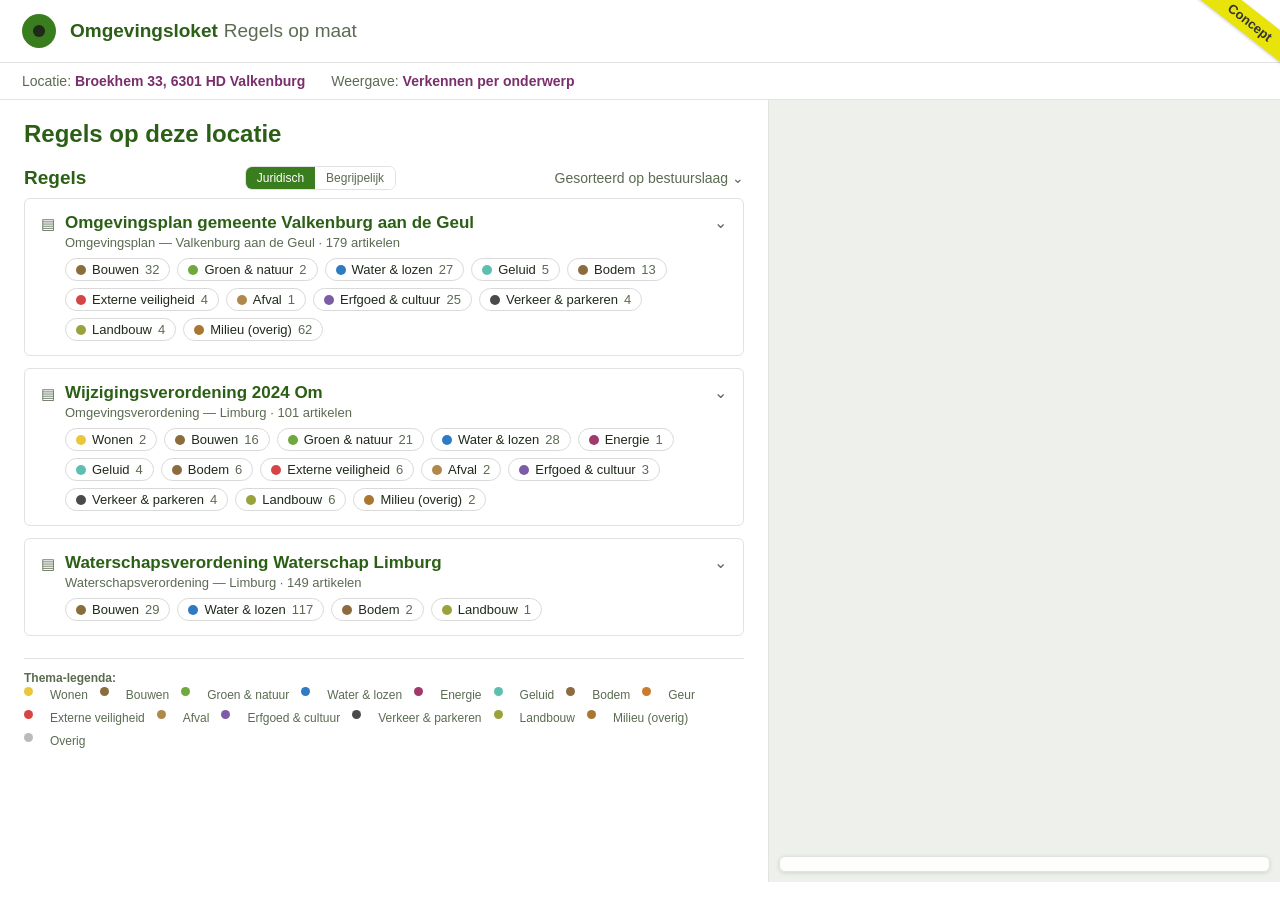
<file: index.html>
<!doctype html>
<html lang="nl">
<head>
<meta charset="utf-8">
<meta name="viewport" content="width=device-width, initial-scale=1">
<title>Omgevingsloket — Regels op maat</title>
<style>
  :root{--groen:#3a7d1e;--groen-d:#2c5f16;--lijn:#e2e2e2;--tekst:#1f2a1a;--sub:#5b6b52}
  *{box-sizing:border-box}
  body{margin:0;font-family:"Segoe UI",Roboto,Helvetica,Arial,sans-serif;color:var(--tekst);background:#fff}
  header{display:flex;align-items:center;gap:14px;padding:14px 22px;border-bottom:1px solid var(--lijn);position:relative}
  .logo{width:34px;height:34px;border-radius:50%;background:var(--groen);display:flex;align-items:center;justify-content:center}
  .logo::after{content:"";width:12px;height:12px;border-radius:50%;background:#1f2a1a}
  .brand b{font-size:19px;color:var(--groen-d)} .brand span{font-size:19px;color:var(--sub);margin-left:6px}
  .ribbon{position:absolute;top:10px;right:-42px;transform:rotate(38deg);background:#e8e30a;color:#333;font-weight:700;padding:5px 46px;font-size:13px;box-shadow:0 1px 3px rgba(0,0,0,.2)}
  .loc{display:flex;gap:26px;align-items:center;padding:10px 22px;border-bottom:1px solid var(--lijn);font-size:14px;flex-wrap:wrap}
  .loc label{color:var(--sub)} .loc b{color:#7a2e6b}
  .wrap{display:grid;grid-template-columns:1fr 40%;min-height:calc(100vh - 118px)}
  @media(max-width:900px){.wrap{grid-template-columns:1fr}.side{display:none}}
  .panel{padding:20px 24px;overflow:auto}
  .side{border-left:1px solid var(--lijn);position:relative;overflow:hidden;background:#eef0ec}
  .mapsvg{position:absolute;inset:0;width:100%;height:100%;display:block}
  /* contouren: standaard flauw zichtbaar, lichten op bij .hot */
  .geo{fill:#7a2e6b;fill-opacity:.05;stroke:#7a2e6b;stroke-opacity:.35;stroke-width:1.4;
       vector-effect:non-scaling-stroke;transition:fill-opacity .12s,stroke-opacity .12s;cursor:pointer}
  .geo.hot{fill-opacity:.28;stroke-opacity:1;stroke-width:2.4}
  /* provinciebrede zones die het hele beeld vullen: alleen rand, geen waas */
  .geo.dekt{fill:none!important}
  .geo.dekt.hot{stroke-width:3}
  .geo.perceel{fill:none;stroke:#b0392f;stroke-opacity:.9;stroke-width:2;stroke-dasharray:5 3}
  .geo.perceel.hot{stroke-width:3;stroke-dasharray:none}
  .mk{fill:#7a2e6b;stroke:#fff;stroke-width:2}
  .maplabel{position:absolute;left:10px;bottom:10px;right:10px;background:rgba(255,255,255,.92);
       border:1px solid var(--lijn);border-radius:6px;padding:7px 10px;font-size:12px;color:var(--sub);
       box-shadow:0 1px 4px rgba(0,0,0,.12)}
  .maplabel b{color:#7a2e6b}
  .geo-ind{color:#7a2e6b;font-size:12px;margin-left:2px;flex:0 0 auto;opacity:.75}
  h1{font-size:24px;color:var(--groen-d);margin:0 0 4px}
  .sub-h{display:flex;justify-content:space-between;align-items:center;margin:18px 0 8px}
  .sub-h h2{font-size:19px;color:var(--groen-d);margin:0} .sort{color:var(--sub);font-size:14px}
  .card{border:1px solid var(--lijn);border-radius:6px;margin-bottom:12px;overflow:hidden}
  .card>.head{display:flex;align-items:flex-start;gap:10px;padding:14px 16px;cursor:pointer}
  .doc-ico{color:var(--sub);font-size:15px;margin-top:2px}
  .titel{font-size:17px;color:var(--groen-d);font-weight:600}
  .meta{font-size:13px;color:var(--sub);margin:2px 0 8px}
  .chev{margin-left:auto;color:var(--sub);transition:transform .15s}
  .card.open>.head .chev{transform:rotate(180deg)}
  .chips{display:flex;flex-wrap:wrap;gap:7px}
  .chip{display:inline-flex;align-items:center;gap:6px;border:1px solid #d9d9d9;border-radius:14px;padding:3px 10px;font-size:13px;background:#fff;cursor:pointer}
  .chip .dot{width:10px;height:10px;border-radius:50%} .chip .n{color:var(--sub)}
  .chip.actief{border-color:#333;box-shadow:0 0 0 1px #333 inset}
  .body{border-top:1px solid var(--lijn);padding:4px 16px 14px;display:none}
  .card.open>.body{display:block}
  .kop{font-weight:600;font-size:13px;font-style:italic;color:var(--sub);margin:14px 0 2px}
  .art{border-top:1px solid #f0f0f0}
  .art.geohot{background:#faf6fb}
  .art>.arow{display:flex;align-items:flex-start;gap:9px;padding:8px 0 8px 2px;cursor:pointer}
  .art .dot{width:9px;height:9px;border-radius:50%;margin-top:5px;flex:0 0 auto}
  .art .atitel{font-size:14px;flex:1}
  .art .info{color:var(--groen);cursor:pointer;font-size:15px;border:1px solid var(--groen);border-radius:50%;width:19px;height:19px;line-height:17px;text-align:center;flex:0 0 auto}
  .leden{display:none;padding:2px 0 8px 20px}
  .art.open .leden{display:block}
  .lid{display:flex;gap:8px;font-size:13.5px;line-height:1.5;margin:4px 0}
  .lid .nr{color:var(--sub);min-width:20px;font-weight:600}
  .lid .lid-tekst{flex:1}
  .lid ocd-regeltekst{flex:1;min-width:0;font-size:13px}
  .lid .beg{display:none}
  body.mode-beg .lid .jur{display:none}
  body.mode-beg .lid .beg{display:block}
  .beg-badge{display:inline-block;margin-left:6px;font-size:10.5px;color:var(--sub);border:1px solid var(--lijn);border-radius:9px;padding:0 6px;vertical-align:1px;white-space:nowrap}
  .beg-fallback{color:var(--sub);font-style:italic}
  /* Juridisch / Begrijpelijk-schakelaar */
  .viewtoggle{display:inline-flex;border:1px solid var(--lijn);border-radius:7px;overflow:hidden}
  .viewtoggle button{border:0;background:#fff;color:var(--sub);font-size:12px;padding:4px 11px;cursor:pointer}
  .viewtoggle button.active{background:var(--groen);color:#fff}
  .achev{color:var(--sub);margin-top:2px;transition:transform .15s} .art.open .achev{transform:rotate(90deg)}
  .legenda{margin-top:22px;font-size:12px;color:var(--sub);border-top:1px solid var(--lijn);padding-top:12px}
  .legenda span{display:inline-flex;align-items:center;gap:5px;margin:0 12px 6px 0}
  .legenda .dot{width:9px;height:9px;border-radius:50%}
  /* ⓘ drawer */
  .drawer{position:absolute;inset:0;background:#fff;padding:20px 22px;overflow:auto;display:none}
  .drawer.open{display:block}
  .drawer .x{position:absolute;top:16px;right:18px;cursor:pointer;color:var(--sub);font-size:20px}
  .drawer h3{color:var(--groen-d);margin:0 0 2px} .drawer .art-sub{color:var(--sub);font-size:13px;margin-bottom:14px}
  .tabs{display:flex;gap:18px;border-bottom:1px solid var(--lijn);margin-bottom:14px}
  .tabs a{padding:6px 0;color:var(--sub);cursor:pointer;border-bottom:2px solid transparent}
  .tabs a.actief{color:var(--groen-d);border-color:var(--groen)}
  .kv{margin:10px 0} .kv .lbl{font-weight:600;font-size:13px;margin-bottom:4px}
  .tag{display:inline-flex;align-items:center;gap:6px;background:#f2f4ef;border-radius:4px;padding:3px 9px;font-size:13px;margin:0 6px 6px 0}
  .tag .sq{width:11px;height:11px;border-radius:2px}
  .leeg{color:#9a9a9a;font-style:italic;font-size:13px}
  .err{padding:40px;color:#b00}
</style>
</head>
<body>
<header><div class="logo"></div><div class="brand"><b>Omgevingsloket</b><span>Regels op maat</span></div><div class="ribbon">Concept</div></header>
<div class="loc"><div><label>Locatie:</label> <b id="loc-adres">…</b></div><div><label>Weergave:</label> <b>Verkennen per onderwerp</b></div></div>
<div class="wrap">
  <div class="panel">
    <h1>Regels op deze locatie</h1>
    <div class="sub-h"><h2>Regels</h2>
      <div class="viewtoggle" id="viewtoggle" title="Wissel tussen de juridische tekst en een begrijpelijke uitleg">
        <button class="active" data-mode="jur">Juridisch</button><button data-mode="beg">Begrijpelijk</button>
      </div>
      <div class="sort">Gesorteerd op bestuurslaag ⌄</div></div>
    <div id="docs"></div>
    <div class="legenda" id="legenda"></div>
  </div>
  <div class="side">
    <svg class="mapsvg" id="mapsvg" preserveAspectRatio="xMidYMid slice">
      <image id="map-img" x="0" y="0"/>
      <g id="geo-layer"></g>
      <g id="marker"></g>
    </svg>
    <div class="maplabel" id="maplabel"></div>
    <div class="drawer" id="drawer"></div>
  </div>
</div>
<script src="./lib/ocd-regeltekst.js"></script>
<script src="./data/broekhem33.js"></script>
<script>
const KLEUR={},NAAM={};
const FUNCTIE_KLEUR={'functie':'#EAC63B','ruimtelijk gebruik':'#C9A227','natuur':'#6FA83C','water en watersysteem':'#2E7BC4','landschap':'#8Fae5b','erfgoed':'#7D5BA6','verkeer':'#4A4A4A','geluid':'#5CBFB0','bodem':'#8C6B3F','beperkingengebied':'#D64545','energievoorziening':'#A03A6B','defensie':'#777'};
const SVGNS="http://www.w3.org/2000/svg";
const FEAT={};
const featColor=f=>f.laag==='perceel'?'#b0392f':(FUNCTIE_KLEUR[f.type]||'#7a2e6b');
function setLabelHint(){const ml=document.getElementById('maplabel');if(ml)ml.innerHTML='<b>Kaart.</b> Beweeg over een artikel om zijn werkingsgebied te laten oplichten. Rode stippellijn = het perceel.';}
function clearHi(){document.querySelectorAll('#geo-layer .hot').forEach(p=>p.classList.remove('hot'));document.querySelectorAll('.art.geohot').forEach(a=>a.classList.remove('geohot'));setLabelHint();}
function highlight(fids){
  document.querySelectorAll('#geo-layer .hot').forEach(p=>p.classList.remove('hot'));
  const names=[];(fids||[]).forEach(id=>{const p=document.querySelector(`#geo-layer [data-id="${id}"]`);
    if(p){p.classList.add('hot');p.parentNode.appendChild(p);const f=FEAT[id];if(f)names.push(f.naam);}});
  const ml=document.getElementById('maplabel');
  if(ml)ml.innerHTML=names.length?('<b>Werkingsgebied'+(names.length>1?'en':'')+':</b> '+names.join(' · ')):
    '<span class="leeg">Voor dit artikel is geen apart werkingsgebied in beeld.</span>';
}
function initGeo(geo){
  const svg=document.getElementById('mapsvg');if(!svg)return;
  if(!geo||!geo.features){svg.style.display='none';return;}
  svg.setAttribute('viewBox',`0 0 ${geo.size[0]} ${geo.size[1]}`);
  const img=document.getElementById('map-img');
  img.setAttribute('href',geo.afbeelding);img.setAttributeNS('http://www.w3.org/1999/xlink','href',geo.afbeelding);
  img.setAttribute('width',geo.size[0]);img.setAttribute('height',geo.size[1]);
  const layer=document.getElementById('geo-layer');
  geo.features.forEach(f=>{FEAT[f.id]=f;
    const p=document.createElementNS(SVGNS,'path');
    p.setAttribute('d',f.d);p.dataset.id=f.id;
    p.setAttribute('class','geo'+(f.laag==='perceel'?' perceel':'')+(f.dekt_beeld?' dekt':''));
    if(f.laag!=='perceel'){p.style.fill=featColor(f);p.style.stroke=featColor(f);}
    p.addEventListener('mouseenter',()=>{p.classList.add('hot');p.parentNode.appendChild(p);
      const ml=document.getElementById('maplabel');
      if(ml)ml.innerHTML=(f.laag==='perceel'?'<b>Perceel:</b> ':'<b>'+(f.type||'')+':</b> ')+f.naam;
      document.querySelectorAll('.art').forEach(a=>{if((a.dataset.geo||'').split(' ').includes(f.id))a.classList.add('geohot');});});
    p.addEventListener('mouseleave',clearHi);
    layer.appendChild(p);
  });
  const m=document.getElementById('marker');
  const c=document.createElementNS(SVGNS,'circle');
  c.setAttribute('cx',geo.punt[0]);c.setAttribute('cy',geo.punt[1]);c.setAttribute('r',8);c.setAttribute('class','mk');
  m.appendChild(c);
  setLabelHint();
}

function chip(t){
  const el=document.createElement('span');el.className='chip';
  el.innerHTML=`<span class="dot" style="background:${KLEUR[t.id]||'#bbb'}"></span>${NAAM[t.id]||t.id}<span class="n">${t.aantal}</span>`;
  el.onclick=e=>{e.stopPropagation();const card=el.closest('.card');const was=el.classList.contains('actief');
    card.querySelectorAll('.chip').forEach(c=>c.classList.remove('actief'));
    if(!was){el.classList.add('actief');filter(card,t.id);}else filter(card,null);
    if(!card.classList.contains('open'))card.querySelector('.head').click();};
  return el;
}
function filter(card,th){
  card.querySelectorAll('.art').forEach(a=>a.style.display=(!th||a.dataset.thema===th)?'':'none');
  card.querySelectorAll('.kop').forEach(k=>{let vis=false,n=k.nextElementSibling;
    while(n&&n.classList.contains('art')){if(n.style.display!=='none')vis=true;n=n.nextElementSibling;}
    k.style.display=vis?'':'none';});
}
function openDrawer(art){
  const dr=document.getElementById('drawer');const k=art.kenmerken;
  const funcByType={};(k.functies||[]).forEach(f=>{(funcByType[f.type]=funcByType[f.type]||[]).push(f.naam);});
  const funcHtml=Object.keys(funcByType).length?Object.entries(funcByType).map(([t,ns])=>
     `<div class="kv"><div class="lbl">${t.charAt(0).toUpperCase()+t.slice(1)}</div>${ns.map(n=>`<span class="tag"><span class="sq" style="background:${FUNCTIE_KLEUR[t]||'#bbb'}"></span>${n}</span>`).join('')}</div>`).join('')
     :'<div class="leeg">Geen gebiedsaanwijzingen geannoteerd in dit plan.</div>';
  const normHtml=(k.normen&&k.normen.length)?k.normen.map(n=>`<span class="tag">${n.naam}${n.waarde?': '+n.waarde:''}${n.eenheid?' '+n.eenheid:''}</span>`).join('')
     :'<div class="leeg">Geen omgevingsnormen geannoteerd in dit plan.</div>';
  dr.innerHTML=`<span class="x" onclick="document.getElementById('drawer').classList.remove('open')">✕</span>
    <h3>Kenmerken en informatie</h3>
    <div class="art-sub">Artikel ${art.nummer||''} ${art.opschrift||''}</div>
    <div class="tabs"><a class="actief">Kenmerken</a><a title="phase 2">Toelichting</a><a title="phase 2">Beperkingen</a></div>
    <div class="kv"><div class="lbl">Type regel</div>${k.type_regel||'<span class="leeg">onbekend</span>'}</div>
    <div class="kv"><div class="lbl">Gebiedsaanwijzingen</div>${funcHtml}</div>
    <div class="kv"><div class="lbl">Omgevingsnormen</div>${normHtml}</div>`;
  dr.classList.add('open');
}
function renderDoc(doc){
  const card=document.createElement('div');card.className='card';
  const head=document.createElement('div');head.className='head';
  const chips=document.createElement('div');chips.className='chips';
  doc.themas.forEach(t=>chips.appendChild(chip(t)));
  head.innerHTML=`<span class="doc-ico">▤</span><div style="flex:1">
     <div class="titel">${doc.titel||''}</div>
     <div class="meta">${doc.documenttype||''}${doc.bevoegd_gezag?' — '+doc.bevoegd_gezag:''} · ${doc.aantal_artikelen} artikelen</div>
    </div><span class="chev">⌄</span>`;
  head.querySelector('div').appendChild(chips);
  head.onclick=()=>card.classList.toggle('open');
  card.appendChild(head);
  const body=document.createElement('div');body.className='body';
  (doc.hoofdstukken||[]).forEach(h=>{
    const k=document.createElement('div');k.className='kop';k.textContent=h.titel;body.appendChild(k);
    h.artikelen.forEach(a=>{
      const art=document.createElement('div');art.className='art';art.dataset.thema=a.thema;
      const hasGeo=a.geo_ids&&a.geo_ids.length;
      const k=a.kenmerken||{};
      const hasKenmerken=(k.functies&&k.functies.length)||(k.normen&&k.normen.length);
      if(hasGeo)art.dataset.geo=a.geo_ids.join(' ');
      const beginMode=document.body.classList.contains('mode-beg')?'begrijpelijk':'juridisch';
      const leden=a.leden.map((l,i)=>
        `<div class="lid"><span class="nr">${l.nummer||''}</span><ocd-regeltekst class="lid-rt" data-i="${i}" weergave="${beginMode}"></ocd-regeltekst></div>`
      ).join('');
      art.innerHTML=`<div class="arow"><span class="achev">›</span><span class="dot" style="background:${KLEUR[a.thema]||'#bbb'}"></span>
        <span class="atitel">Artikel ${a.nummer||''}${a.opschrift?' '+a.opschrift:''}</span>
        ${hasGeo?'<span class="geo-ind" title="Werkingsgebied op de kaart">◈</span>':''}
        ${hasKenmerken?'<span class="info" title="Kenmerken en informatie">ⓘ</span>':''}</div>
        <div class="leden">${leden}</div>`;
      // Rauwe STOP-XML + begrijpelijk als properties zetten (niet als attribuut — te groot/complex).
      art.querySelectorAll('ocd-regeltekst.lid-rt').forEach(el=>{
        const l=a.leden[+el.dataset.i];
        el.tekst=(l.tekst_xml||l.tekst||''); el.begrijpelijk=l.begrijpelijk||null;
      });
      const arow=art.querySelector('.arow');
      arow.onclick=e=>{if(e.target.classList.contains('info'))return;art.classList.toggle('open');};
      if(hasGeo){arow.addEventListener('mouseenter',()=>highlight(a.geo_ids));arow.addEventListener('mouseleave',clearHi);}
      const info=art.querySelector('.info');
      if(info)info.onclick=e=>{e.stopPropagation();openDrawer(a);};
      body.appendChild(art);
    });
  });
  card.appendChild(body);
  return card;
}
(function(d){
  if(!d){document.body.insertAdjacentHTML('beforeend','<div class="err">Data niet geladen (data/broekhem33.js ontbreekt).</div>');return;}
  d.themas.forEach(t=>{KLEUR[t.id]=t.kleur;NAAM[t.id]=t.naam;});
  document.getElementById('loc-adres').textContent=d.locatie.adres;
  const host=document.getElementById('docs');d.documenten.forEach(doc=>host.appendChild(renderDoc(doc)));
  document.querySelectorAll('#viewtoggle button').forEach(b=>b.onclick=()=>{
    document.querySelectorAll('#viewtoggle button').forEach(x=>x.classList.toggle('active',x===b));
    const beg=b.dataset.mode==='beg';
    document.body.classList.toggle('mode-beg',beg);
    document.querySelectorAll('ocd-regeltekst').forEach(el=>el.weergave=beg?'begrijpelijk':'juridisch');
  });
  initGeo(d.geo);
  document.getElementById('legenda').innerHTML='<b>Thema-legenda:</b><br>'+d.themas.map(t=>`<span><span class="dot" style="background:${t.kleur}"></span>${t.naam}</span>`).join('');
  // demo-hook: ?open=1 klapt de geannoteerde verordening + eerste geannoteerde artikel + ⓘ-paneel open (voor screenshots)
  if(new URLSearchParams(location.search).get('open')){
    const ci=d.documenten.findIndex(x=>x.hoofdstukken.some(h=>h.artikelen.some(a=>a.kenmerken.functies.length||a.kenmerken.normen.length)));
    const card=document.querySelectorAll('.card')[ci<0?0:ci];
    card.querySelector('.head').click();
    const arts=[...card.querySelectorAll('.art')];
    const flat=d.documenten[ci<0?0:ci].hoofdstukken.flatMap(h=>h.artikelen);
    const ai=flat.findIndex(a=>a.kenmerken.functies.length||a.kenmerken.normen.length);
    const target=arts[ai<0?0:ai];
    if(target){target.querySelector('.arow').click();target.querySelector('.info').click();}
  }
})(window.ROM_DATA);
</script>
</body>
</html>
</file>
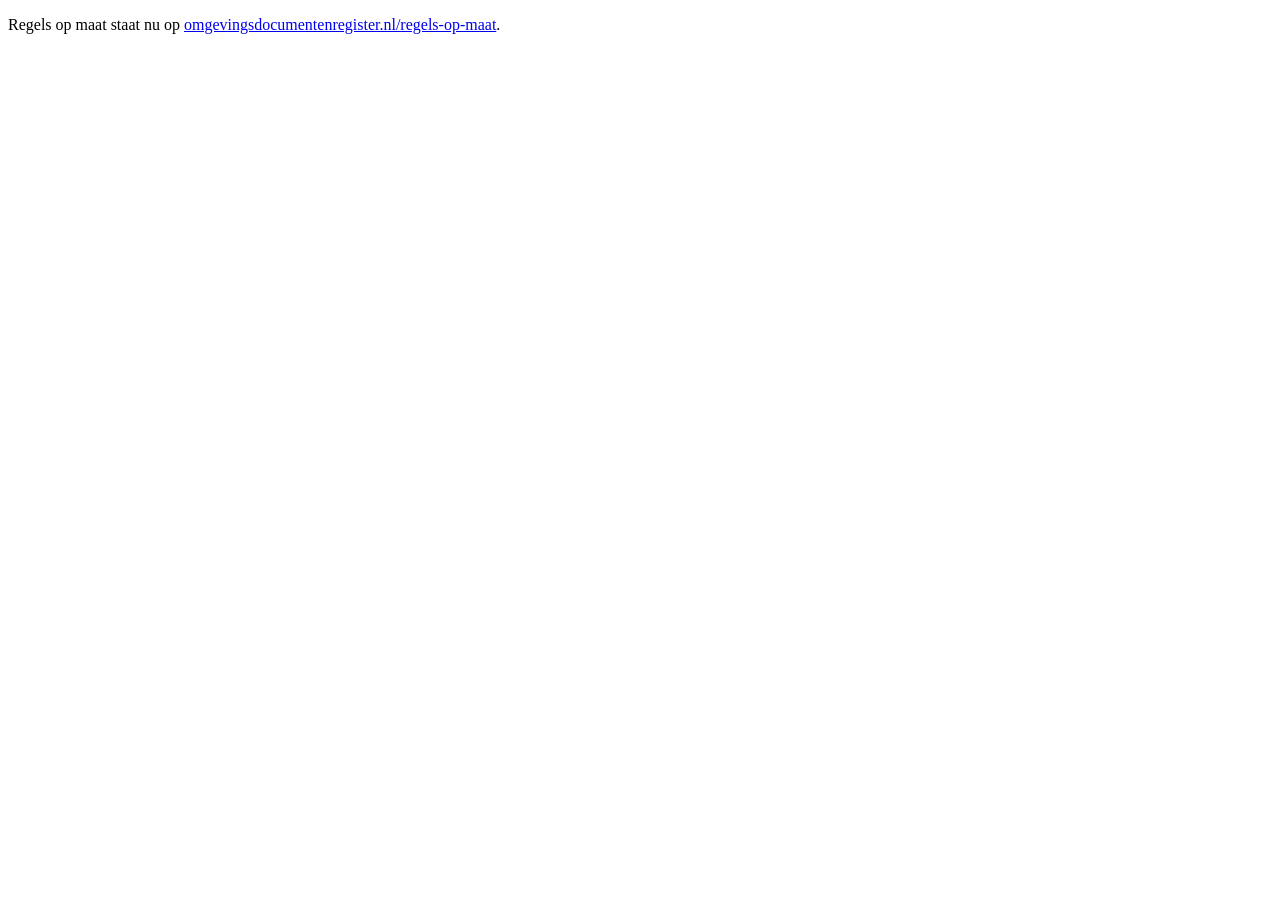
<file: public/index.html>
<!doctype html><meta charset="utf-8"><title>Regels op maat is verhuisd</title><p>Regels op maat staat nu op <a href="https://omgevingsdocumentenregister.nl/regels-op-maat/">omgevingsdocumentenregister.nl/regels-op-maat</a>.</p>
</file>
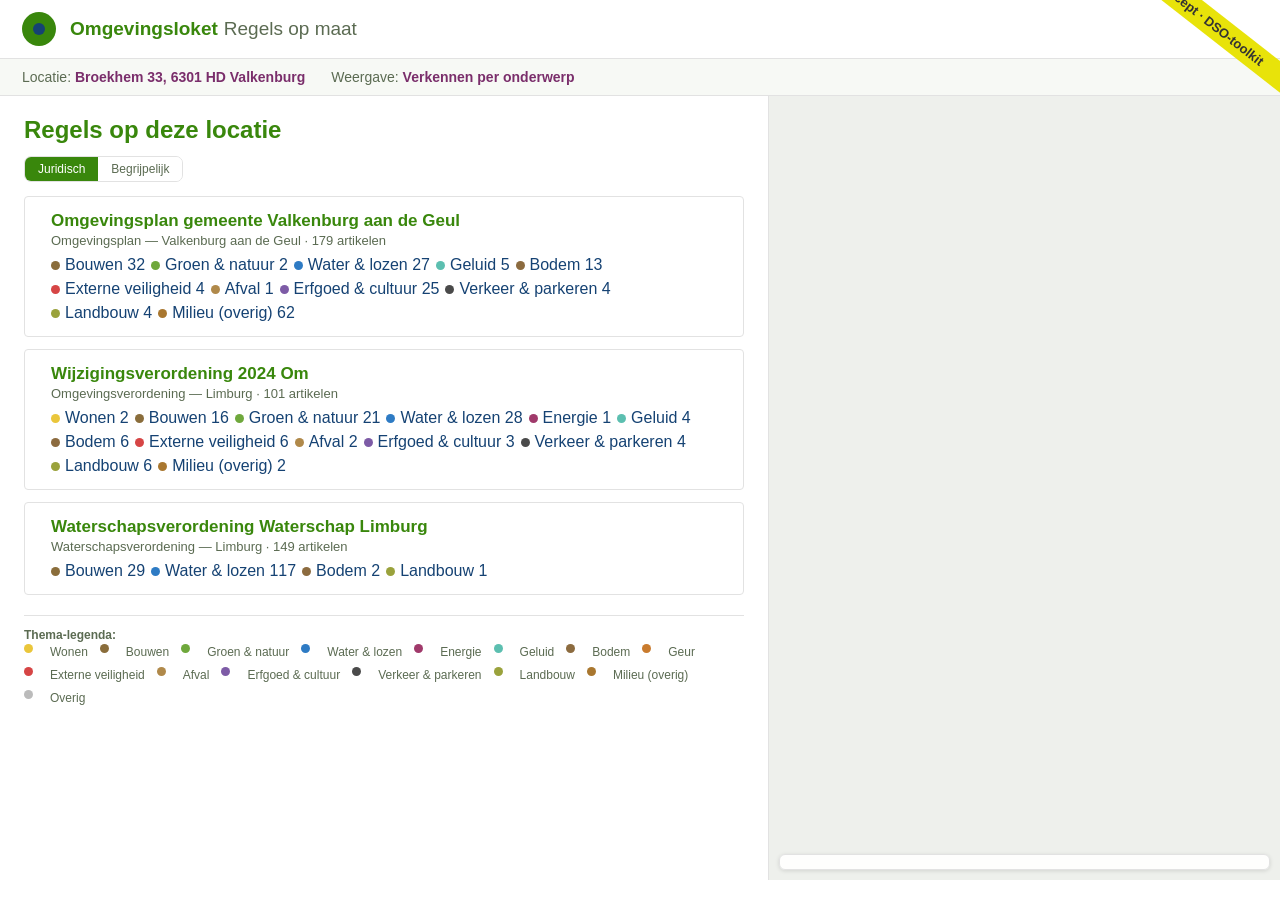
<file: index-dso.html>
<!doctype html>
<html lang="nl">
<head>
<meta charset="utf-8">
<meta name="viewport" content="width=device-width, initial-scale=1">
<title>Omgevingsloket — Regels op maat (DSO-toolkit)</title>
<!-- Officiële DSO-toolkit 98.0.0 (vereist internet) -->
<link rel="stylesheet" href="https://cdn.dso-toolkit.nl/dso-toolkit/98.0.0/dist/dso.css">
<script type="module" src="https://cdn.dso-toolkit.nl/@dso-toolkit/core/98.0.0/dist/dso-toolkit/dso-toolkit.esm.js"></script>
<style>
  body{margin:0;font-family:Asap,sans-serif;color:#154273}
  a{color:#39870c}
  .kop{display:flex;align-items:center;gap:14px;padding:12px 22px;border-bottom:1px solid #e2e2e2;position:relative;background:#fff}
  .kop .logo{width:34px;height:34px;border-radius:50%;background:#39870c;display:flex;align-items:center;justify-content:center}
  .kop .logo::after{content:"";width:12px;height:12px;border-radius:50%;background:#154273}
  .kop b{font-size:19px;color:#39870c} .kop span{font-size:19px;color:#5b6b52;margin-left:6px}
  .ribbon{position:absolute;top:9px;right:-42px;transform:rotate(38deg);background:#e8e30a;color:#333;font-weight:700;padding:5px 46px;font-size:13px}
  .loc{display:flex;gap:26px;padding:10px 22px;border-bottom:1px solid #e2e2e2;font-size:14px;background:#f7f9f5}
  .loc label{color:#5b6b52} .loc b{color:#7a2e6b}
  .grid{display:grid;grid-template-columns:1fr 40%;min-height:calc(100vh - 116px)}
  @media(max-width:900px){.grid{grid-template-columns:1fr}.side{display:none}}
  .panel{padding:20px 24px;overflow:auto}
  h1{font-size:24px;color:#39870c;margin:0 0 12px}
  .side{border-left:1px solid #e2e2e2;position:relative;overflow:hidden;background:#eef0ec}
  .mapsvg{position:absolute;inset:0;width:100%;height:100%;display:block}
  .geo{fill:#7a2e6b;fill-opacity:.05;stroke:#7a2e6b;stroke-opacity:.35;stroke-width:1.4;
       vector-effect:non-scaling-stroke;transition:fill-opacity .12s,stroke-opacity .12s;cursor:pointer}
  .geo.hot{fill-opacity:.28;stroke-opacity:1;stroke-width:2.4}
  .geo.dekt{fill:none!important} .geo.dekt.hot{stroke-width:3}
  .geo.perceel{fill:none;stroke:#b0392f;stroke-opacity:.9;stroke-width:2;stroke-dasharray:5 3}
  .geo.perceel.hot{stroke-width:3;stroke-dasharray:none}
  .mk{fill:#7a2e6b;stroke:#fff;stroke-width:2}
  .maplabel{position:absolute;left:10px;bottom:10px;right:10px;background:rgba(255,255,255,.92);
       border:1px solid #e2e2e2;border-radius:6px;padding:7px 10px;font-size:12px;color:#5b6b52;box-shadow:0 1px 4px rgba(0,0,0,.12)}
  .maplabel b{color:#7a2e6b}
  .art.geohot{background:#faf6fb}
  .geo-ind{color:#7a2e6b;font-size:12px;margin-left:2px;flex:0 0 auto;opacity:.75}
  .doc{border:1px solid #e2e2e2;border-radius:4px;margin-bottom:12px;background:#fff}
  .doc>.dhead{display:flex;align-items:flex-start;gap:10px;padding:14px 16px;cursor:pointer}
  .doc .titel{font-size:17px;color:#39870c;font-weight:600}
  .doc .meta{font-size:13px;color:#5b6b52;margin:2px 0 8px}
  .chev{margin-left:auto;color:#5b6b52;transition:transform .15s} .doc.open .chev{transform:rotate(180deg)}
  .chips{display:flex;flex-wrap:wrap;gap:6px}
  .chip{cursor:pointer} .chip .dot{display:inline-block;width:9px;height:9px;border-radius:50%;margin-right:5px;vertical-align:middle}
  .chip.actief dso-label{outline:2px solid #154273;border-radius:3px}
  .dbody{border-top:1px solid #eee;padding:4px 16px 12px;display:none} .doc.open>.dbody{display:block}
  .hoofdstuk{font-weight:600;font-size:13px;font-style:italic;color:#5b6b52;margin:14px 0 2px}
  .art{border-top:1px solid #f0f0f0}
  .art>.arow{display:flex;align-items:flex-start;gap:8px;padding:8px 0 8px 2px}
  .art .tw{cursor:pointer;display:flex;gap:8px;flex:1}
  .art .dot{width:9px;height:9px;border-radius:50%;margin-top:5px;flex:0 0 auto}
  .art .atitel{font-size:14px}
  .achev{color:#5b6b52;margin-top:2px;transition:transform .15s;font-size:12px} .art.open .achev{transform:rotate(90deg)}
  .leden{display:none;padding:2px 0 8px 22px} .art.open .leden{display:block}
  .lid{display:flex;gap:8px;font-size:13.5px;line-height:1.55;margin:5px 0}
  .lid .nr{color:#5b6b52;min-width:20px;font-weight:600}
  .lid .lid-tekst{flex:1}
  .lid .beg{display:none}
  body.mode-beg .lid .jur{display:none}
  body.mode-beg .lid .beg{display:block}
  .beg-badge{display:inline-block;margin-left:6px;font-size:10.5px;color:#5b6b52;border:1px solid #e2e2e2;border-radius:9px;padding:0 6px;vertical-align:1px;white-space:nowrap}
  .beg-fallback{color:#5b6b52;font-style:italic}
  .viewtoggle{display:inline-flex;border:1px solid #e2e2e2;border-radius:7px;overflow:hidden;margin:0 0 14px}
  .viewtoggle button{border:0;background:#fff;color:#5b6b52;font-size:12px;padding:5px 13px;cursor:pointer}
  .viewtoggle button.active{background:#39870c;color:#fff}
  .legenda{margin-top:20px;font-size:12px;color:#5b6b52;border-top:1px solid #e2e2e2;padding-top:12px}
  .legenda span{display:inline-flex;align-items:center;gap:5px;margin:0 12px 6px 0}
  .legenda .dot{width:9px;height:9px;border-radius:50%}
  /* drawer */
  .drawer{position:absolute;inset:0;background:#fff;padding:20px 22px;overflow:auto;display:none}
  .drawer.open{display:block}
  .drawer .x{position:absolute;top:16px;right:18px;cursor:pointer;color:#5b6b52;font-size:20px}
  .drawer h3{color:#39870c;margin:0 0 2px} .drawer .art-sub{color:#5b6b52;font-size:13px;margin-bottom:14px}
  .kv{margin:12px 0} .kv .lbl{font-weight:600;font-size:13px;margin-bottom:5px}
  .kv .tags{display:flex;flex-wrap:wrap;gap:6px}
  .err{padding:40px;color:#b00}
</style>
</head>
<body>
<div class="kop"><div class="logo"></div><div><b>Omgevingsloket</b><span>Regels op maat</span></div><div class="ribbon">Concept · DSO-toolkit</div></div>
<div class="loc"><div><label>Locatie:</label> <b id="loc-adres">…</b></div><div><label>Weergave:</label> <b>Verkennen per onderwerp</b></div></div>
<div class="grid">
  <div class="panel">
    <h1>Regels op deze locatie</h1>
    <div class="viewtoggle" id="viewtoggle" title="Wissel tussen de juridische tekst en een begrijpelijke uitleg">
      <button class="active" data-mode="jur">Juridisch</button><button data-mode="beg">Begrijpelijk</button>
    </div>
    <div id="docs"></div>
    <div class="legenda" id="legenda"></div>
  </div>
  <div class="side">
    <svg class="mapsvg" id="mapsvg" preserveAspectRatio="xMidYMid slice">
      <image id="map-img" x="0" y="0"/><g id="geo-layer"></g><g id="marker"></g>
    </svg>
    <div class="maplabel" id="maplabel"></div>
    <div class="drawer" id="drawer"></div>
  </div>
</div>
<script src="./data/broekhem33.js"></script>
<script>
const KLEUR={},NAAM={};
const FUNCTIE_KLEUR={'functie':'#EAC63B','ruimtelijk gebruik':'#C9A227','natuur':'#6FA83C','water en watersysteem':'#2E7BC4','landschap':'#8Fae5b','erfgoed':'#7D5BA6','verkeer':'#4A4A4A','geluid':'#5CBFB0','bodem':'#8C6B3F','beperkingengebied':'#D64545','energievoorziening':'#A03A6B','defensie':'#777'};
const SVGNS="http://www.w3.org/2000/svg";
const FEAT={};
const featColor=f=>f.laag==='perceel'?'#b0392f':(FUNCTIE_KLEUR[f.type]||'#7a2e6b');
function setLabelHint(){const ml=document.getElementById('maplabel');if(ml)ml.innerHTML='<b>Kaart.</b> Beweeg over een artikel om zijn werkingsgebied te laten oplichten. Rode stippellijn = het perceel.';}
function clearHi(){document.querySelectorAll('#geo-layer .hot').forEach(p=>p.classList.remove('hot'));document.querySelectorAll('.art.geohot').forEach(a=>a.classList.remove('geohot'));setLabelHint();}
function highlight(fids){
  document.querySelectorAll('#geo-layer .hot').forEach(p=>p.classList.remove('hot'));
  const names=[];(fids||[]).forEach(id=>{const p=document.querySelector(`#geo-layer [data-id="${id}"]`);
    if(p){p.classList.add('hot');p.parentNode.appendChild(p);const f=FEAT[id];if(f)names.push(f.naam);}});
  const ml=document.getElementById('maplabel');
  if(ml)ml.innerHTML=names.length?('<b>Werkingsgebied'+(names.length>1?'en':'')+':</b> '+names.join(' · ')):
    'Voor dit artikel is geen apart werkingsgebied in beeld.';
}
function initGeo(geo){
  const svg=document.getElementById('mapsvg');if(!svg)return;
  if(!geo||!geo.features){svg.style.display='none';return;}
  svg.setAttribute('viewBox',`0 0 ${geo.size[0]} ${geo.size[1]}`);
  const img=document.getElementById('map-img');
  img.setAttribute('href',geo.afbeelding);img.setAttributeNS('http://www.w3.org/1999/xlink','href',geo.afbeelding);
  img.setAttribute('width',geo.size[0]);img.setAttribute('height',geo.size[1]);
  const layer=document.getElementById('geo-layer');
  geo.features.forEach(f=>{FEAT[f.id]=f;
    const p=document.createElementNS(SVGNS,'path');
    p.setAttribute('d',f.d);p.dataset.id=f.id;
    p.setAttribute('class','geo'+(f.laag==='perceel'?' perceel':'')+(f.dekt_beeld?' dekt':''));
    if(f.laag!=='perceel'){p.style.fill=featColor(f);p.style.stroke=featColor(f);}
    p.addEventListener('mouseenter',()=>{p.classList.add('hot');p.parentNode.appendChild(p);
      const ml=document.getElementById('maplabel');
      if(ml)ml.innerHTML=(f.laag==='perceel'?'<b>Perceel:</b> ':'<b>'+(f.type||'')+':</b> ')+f.naam;
      document.querySelectorAll('.art').forEach(a=>{if((a.dataset.geo||'').split(' ').includes(f.id))a.classList.add('geohot');});});
    p.addEventListener('mouseleave',clearHi);
    layer.appendChild(p);
  });
  const m=document.getElementById('marker');
  const c=document.createElementNS(SVGNS,'circle');
  c.setAttribute('cx',geo.punt[0]);c.setAttribute('cy',geo.punt[1]);c.setAttribute('r',8);c.setAttribute('class','mk');
  m.appendChild(c);
  setLabelHint();
}
function chip(t){
  const el=document.createElement('span');el.className='chip';
  el.innerHTML=`<dso-label compact="true"><span class="dot" style="background:${KLEUR[t.id]||'#bbb'}"></span>${NAAM[t.id]||t.id} ${t.aantal}</dso-label>`;
  el.onclick=e=>{e.stopPropagation();const doc=el.closest('.doc');const was=el.classList.contains('actief');
    doc.querySelectorAll('.chip').forEach(c=>c.classList.remove('actief'));
    if(!was){el.classList.add('actief');filter(doc,t.id);}else filter(doc,null);
    if(!doc.classList.contains('open'))doc.querySelector('.dhead').click();};
  return el;
}
function filter(doc,th){
  doc.querySelectorAll('.art').forEach(a=>a.style.display=(!th||a.dataset.thema===th)?'':'none');
  doc.querySelectorAll('.hoofdstuk').forEach(k=>{let vis=false,n=k.nextElementSibling;
    while(n&&n.classList.contains('art')){if(n.style.display!=='none')vis=true;n=n.nextElementSibling;}k.style.display=vis?'':'none';});
}
function openDrawer(a){
  const dr=document.getElementById('drawer');const k=a.kenmerken;
  const byType={};(k.functies||[]).forEach(f=>{(byType[f.type]=byType[f.type]||[]).push(f.naam);});
  const funcHtml=Object.keys(byType).length?Object.entries(byType).map(([t,ns])=>
    `<div class="kv"><div class="lbl">${t.charAt(0).toUpperCase()+t.slice(1)}</div><div class="tags">${ns.map(n=>`<dso-label>${n}</dso-label>`).join('')}</div></div>`).join('')
    :'<dso-alert status="info"><p style="margin:0">Geen gebiedsaanwijzingen geannoteerd in dit plan.</p></dso-alert>';
  const normHtml=(k.normen&&k.normen.length)?`<div class="tags">${k.normen.map(n=>`<dso-label>${n.naam}${n.waarde?': '+n.waarde:''}</dso-label>`).join('')}</div>`
    :'<dso-alert status="info"><p style="margin:0">Geen omgevingsnormen geannoteerd in dit plan.</p></dso-alert>';
  dr.innerHTML=`<span class="x" onclick="document.getElementById('drawer').classList.remove('open')">✕</span>
    <h3>Kenmerken en informatie</h3><div class="art-sub">Artikel ${a.nummer||''} ${a.opschrift||''}</div>
    <div class="kv"><div class="lbl">Type regel</div><dso-label status="info">${k.type_regel||'onbekend'}</dso-label></div>
    <div class="kv"><div class="lbl">Gebiedsaanwijzingen</div></div>${funcHtml}
    <div class="kv"><div class="lbl">Omgevingsnormen</div>${normHtml}</div>`;
  dr.classList.add('open');
}
function renderDoc(doc){
  const el=document.createElement('div');el.className='doc';
  const head=document.createElement('div');head.className='dhead';
  const chips=document.createElement('div');chips.className='chips';
  doc.themas.forEach(t=>chips.appendChild(chip(t)));
  head.innerHTML=`<dso-icon icon="document"></dso-icon><div style="flex:1">
    <div class="titel">${doc.titel||''}</div>
    <div class="meta">${doc.documenttype||''}${doc.bevoegd_gezag?' — '+doc.bevoegd_gezag:''} · ${doc.aantal_artikelen} artikelen</div></div>
    <dso-icon class="chev" icon="chevron-down"></dso-icon>`;
  head.querySelector('div').appendChild(chips);
  head.onclick=()=>el.classList.toggle('open');
  el.appendChild(head);
  const body=document.createElement('div');body.className='dbody';
  (doc.hoofdstukken||[]).forEach(h=>{
    const k=document.createElement('div');k.className='hoofdstuk';k.textContent=h.titel;body.appendChild(k);
    h.artikelen.forEach(a=>{
      const art=document.createElement('div');art.className='art';art.dataset.thema=a.thema;
      const hasGeo=a.geo_ids&&a.geo_ids.length;
      const k=a.kenmerken||{};
      const hasKenmerken=(k.functies&&k.functies.length)||(k.normen&&k.normen.length);
      if(hasGeo)art.dataset.geo=a.geo_ids.join(' ');
      const leden=a.leden.map(l=>{
        const jur=(l.tekst||'').trim(), beg=(l.begrijpelijk||'').trim();
        const begCell=beg?`<span class="beg">${beg}<span class="beg-badge">geen juridische status</span></span>`
                         :`<span class="beg beg-fallback">${jur}</span>`;
        return `<div class="lid"><span class="nr">${l.nummer||''}</span><span class="lid-tekst"><span class="jur">${jur}</span>${begCell}</span></div>`;
      }).join('');
      art.innerHTML=`<div class="arow"><span class="tw"><span class="achev">›</span>
        <span class="dot" style="background:${KLEUR[a.thema]||'#bbb'}"></span>
        <span class="atitel">Artikel ${a.nummer||''}${a.opschrift?' '+a.opschrift:''}</span>
        ${hasGeo?'<span class="geo-ind" title="Werkingsgebied op de kaart">◈</span>':''}</span>
        ${hasKenmerken?'<dso-info-button aria-label="Kenmerken"></dso-info-button>':''}</div>
        <div class="leden">${leden}</div>`;
      const tw=art.querySelector('.tw');
      tw.onclick=()=>art.classList.toggle('open');
      if(hasGeo){tw.addEventListener('mouseenter',()=>highlight(a.geo_ids));tw.addEventListener('mouseleave',clearHi);}
      const info=art.querySelector('dso-info-button');
      if(info)info.addEventListener('click',()=>openDrawer(a));
      body.appendChild(art);
    });
  });
  el.appendChild(body);
  return el;
}
(function(d){
  if(!d){document.body.insertAdjacentHTML('beforeend','<div class="err">Data niet geladen.</div>');return;}
  d.themas.forEach(t=>{KLEUR[t.id]=t.kleur;NAAM[t.id]=t.naam;});
  document.getElementById('loc-adres').textContent=d.locatie.adres;
  const host=document.getElementById('docs');d.documenten.forEach(doc=>host.appendChild(renderDoc(doc)));
  document.querySelectorAll('#viewtoggle button').forEach(b=>b.onclick=()=>{
    document.querySelectorAll('#viewtoggle button').forEach(x=>x.classList.toggle('active',x===b));
    document.body.classList.toggle('mode-beg',b.dataset.mode==='beg');
  });
  initGeo(d.geo);
  document.getElementById('legenda').innerHTML='<b>Thema-legenda:</b><br>'+d.themas.map(t=>`<span><span class="dot" style="background:${t.kleur}"></span>${t.naam}</span>`).join('');
  if(new URLSearchParams(location.search).get('open')){
    const ci=d.documenten.findIndex(x=>x.hoofdstukken.some(h=>h.artikelen.some(a=>a.kenmerken.functies.length||a.kenmerken.normen.length)));
    const doc=document.querySelectorAll('.doc')[ci<0?0:ci];doc.querySelector('.dhead').click();
    const arts=[...doc.querySelectorAll('.art')];
    const flat=d.documenten[ci<0?0:ci].hoofdstukken.flatMap(h=>h.artikelen);
    const ai=flat.findIndex(a=>a.kenmerken.functies.length||a.kenmerken.normen.length);
    const target=arts[ai<0?0:ai];
    if(target){target.querySelector('.tw').click();openDrawer(flat[ai<0?0:ai]);}
  }
})(window.ROM_DATA);
</script>
</body>
</html>
</file>
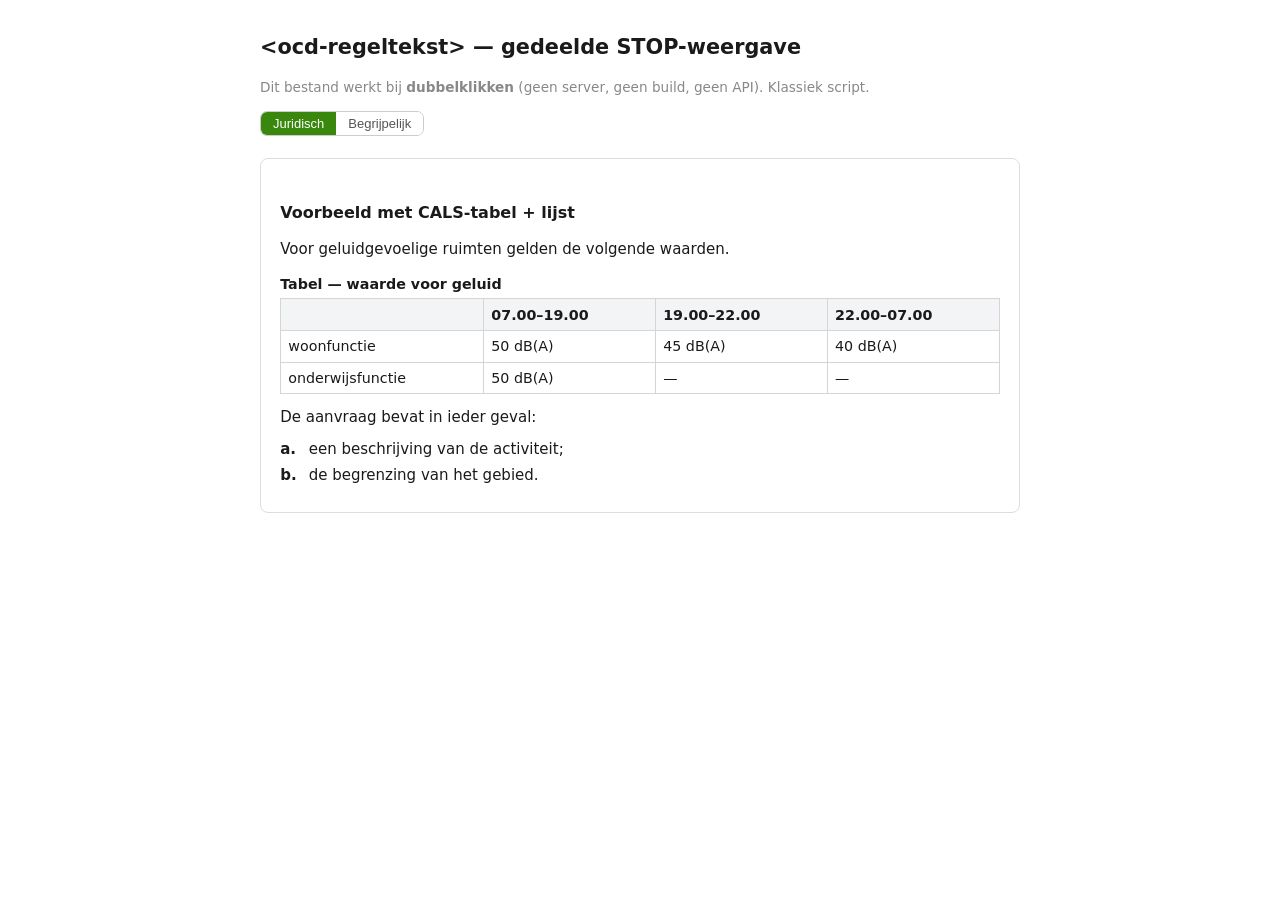
<file: lib/demo.html>
<!doctype html>
<html lang="nl">
<head>
<meta charset="utf-8">
<title>ocd-regeltekst — demo</title>
<style>
  body { font: 15px/1.5 system-ui, sans-serif; max-width: 760px; margin: 2rem auto; padding: 0 1rem; color: #1a1a1a; }
  h1 { font-size: 1.3rem; } h2 { font-size: 1rem; margin-top: 1.6rem; }
  .kaart { border: 1px solid #ddd; border-radius: 8px; padding: 1rem 1.2rem; margin: .6rem 0; }
  .toggle { display: inline-flex; border: 1px solid #ccc; border-radius: 7px; overflow: hidden; margin-bottom: .8rem; }
  .toggle button { border: 0; background: #fff; color: #555; font-size: 13px; padding: 4px 12px; cursor: pointer; }
  .toggle button.active { background: #39870c; color: #fff; }
  .hint { color: #888; font-size: .85rem; }
</style>
</head>
<body>
<h1>&lt;ocd-regeltekst&gt; — gedeelde STOP-weergave</h1>
<p class="hint">Dit bestand werkt bij <b>dubbelklikken</b> (geen server, geen build, geen API). Klassiek script.</p>

<div class="toggle" id="toggle">
  <button class="active" data-mode="juridisch">Juridisch</button>
  <button data-mode="begrijpelijk">Begrijpelijk</button>
</div>

<div class="kaart">
  <h2>Voorbeeld met CALS-tabel + lijst</h2>
  <ocd-regeltekst id="a"></ocd-regeltekst>
</div>

<!-- Gewoon klassiek script — laadt óók via file:// -->
<script src="./ocd-regeltekst.js"></script>
<script>
  var xml = '<Inhoud xmlns="https://standaarden.overheid.nl/stop/imop/tekst/">' +
    '<Al>Voor geluidgevoelige ruimten gelden de volgende waarden.</Al>' +
    '<table><title>Tabel — waarde voor geluid</title><tgroup cols="4">' +
      '<thead><row><entry></entry><entry>07.00–19.00</entry><entry>19.00–22.00</entry><entry>22.00–07.00</entry></row></thead>' +
      '<tbody>' +
        '<row><entry>woonfunctie</entry><entry>50 dB(A)</entry><entry>45 dB(A)</entry><entry>40 dB(A)</entry></row>' +
        '<row><entry>onderwijsfunctie</entry><entry>50 dB(A)</entry><entry>—</entry><entry>—</entry></row>' +
      '</tbody>' +
    '</tgroup></table>' +
    '<Al>De aanvraag bevat in ieder geval:</Al>' +
    '<Lijst type="expliciet">' +
      '<Li><LiNummer>a.</LiNummer><Al>een beschrijving van de activiteit;</Al></Li>' +
      '<Li><LiNummer>b.</LiNummer><Al>de begrenzing van het gebied.</Al></Li>' +
    '</Lijst>' +
  '</Inhoud>';

  var el = document.getElementById('a');
  el.tekst = xml;
  el.begrijpelijk = 'Voor geluidgevoelige ruimten gelden maximale geluidwaarden per tijdvak. ' +
    'Overdag mag het geluid hoger zijn dan ’s nachts. Bij uw aanvraag levert u een ' +
    'beschrijving van de activiteit en de begrenzing van het gebied aan.';

  var knoppen = document.querySelectorAll('#toggle button');
  knoppen.forEach(function (b) {
    b.onclick = function () {
      knoppen.forEach(function (x) { x.classList.toggle('active', x === b); });
      document.querySelectorAll('ocd-regeltekst').forEach(function (t) { t.weergave = b.dataset.mode; });
    };
  });
</script>
</body>
</html>
</file>
